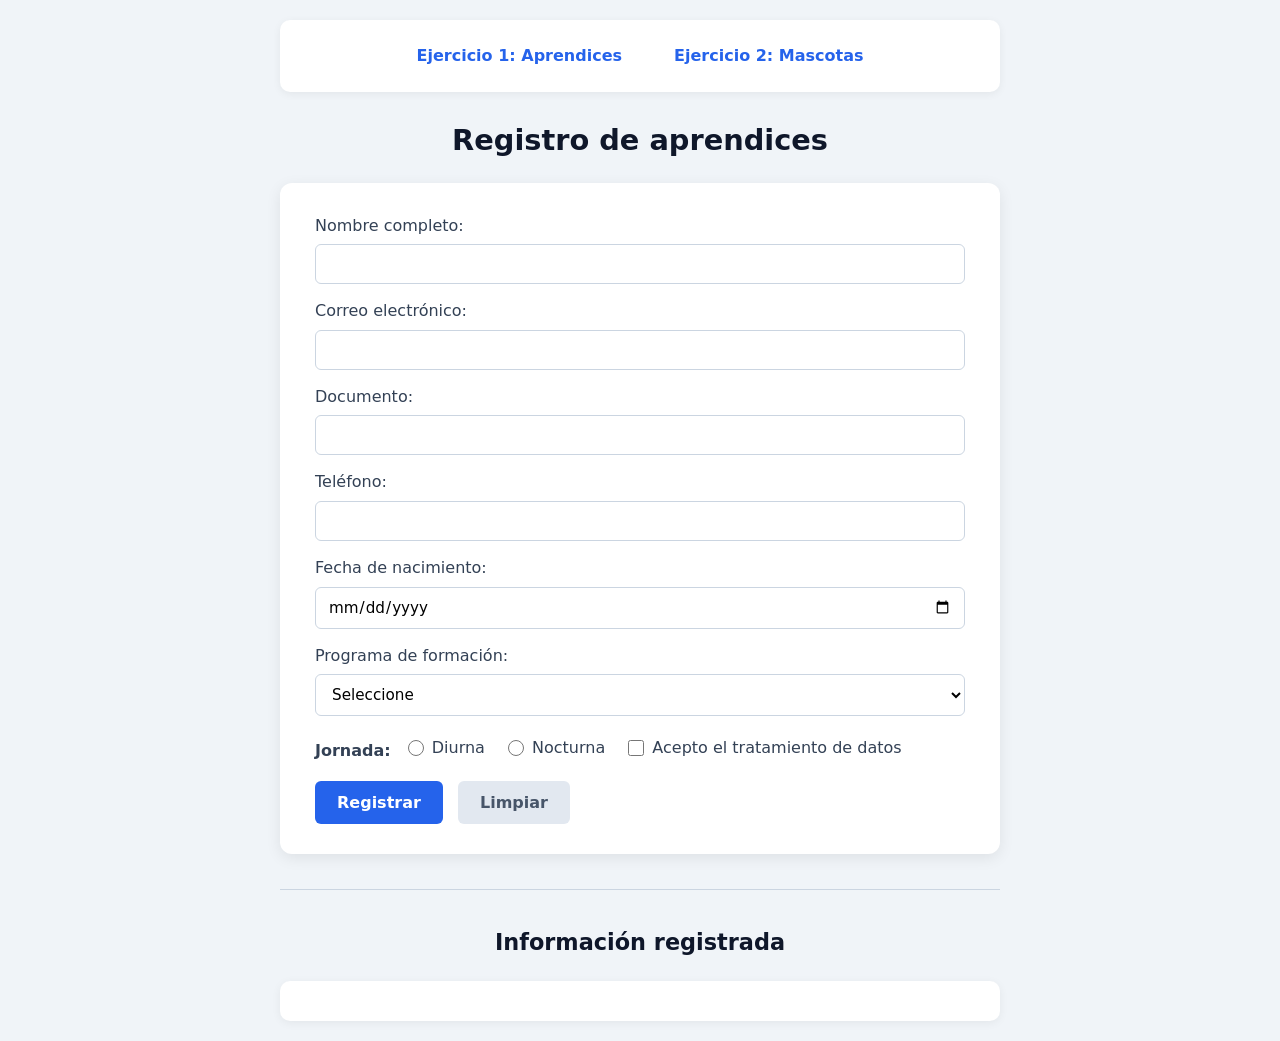
<file: index.html>
<!DOCTYPE html>
<html lang="es">
<head>
    <meta charset="UTF-8">
    <meta name="viewport" content="width=device-width, initial-scale=1.0">
    <title>Registro de aprendices</title>
    <link rel="stylesheet" href="style.css">
</head>
<body>
    <nav>
        <a href="index.html">Ejercicio 1: Aprendices</a>
        <a href="ejercicio2.html">Ejercicio 2: Mascotas</a>
    </nav>

    <h1>Registro de aprendices</h1>

    <form id="formulario">
        <label>Nombre completo:
            <input type="text" name="nombre" required>
        </label>
        <br><br>

        <label>Correo electrónico:
            <input type="email" name="correo" required>
        </label>
        <br><br>

        <label>Documento:
            <input type="number" name="documento" required>
        </label>
        <br><br>

        <label>Teléfono:
            <input type="tel" name="telefono" required>
        </label>
        <br><br>

        <label>Fecha de nacimiento:
            <input type="date" name="fecha" required>
        </label>
        <br><br>

        <label>Programa de formación:
            <select name="programa" required>
                <option value="">Seleccione</option>
                <option value="ADSO">ADSO</option>
                <option value="Multimedia">Multimedia</option>
                <option value="Redes">Redes</option>
            </select>
        </label>
        <br><br>

        <span>Jornada:</span>
        <label><input type="radio" name="jornada" value="Diurna" required> Diurna</label>
        <label><input type="radio" name="jornada" value="Nocturna"> Nocturna</label>
        <br><br>

        <label>
            <input type="checkbox" name="acepta" required>
            Acepto el tratamiento de datos
        </label>
        <br><br>

        <button type="submit">Registrar</button>
        <button type="reset">Limpiar</button>
    </form>

    <hr>
    <h2>Información registrada</h2>
    <div id="resultado"></div>

    <script src="JS/app.js"></script>
</body>
</html>
</file>
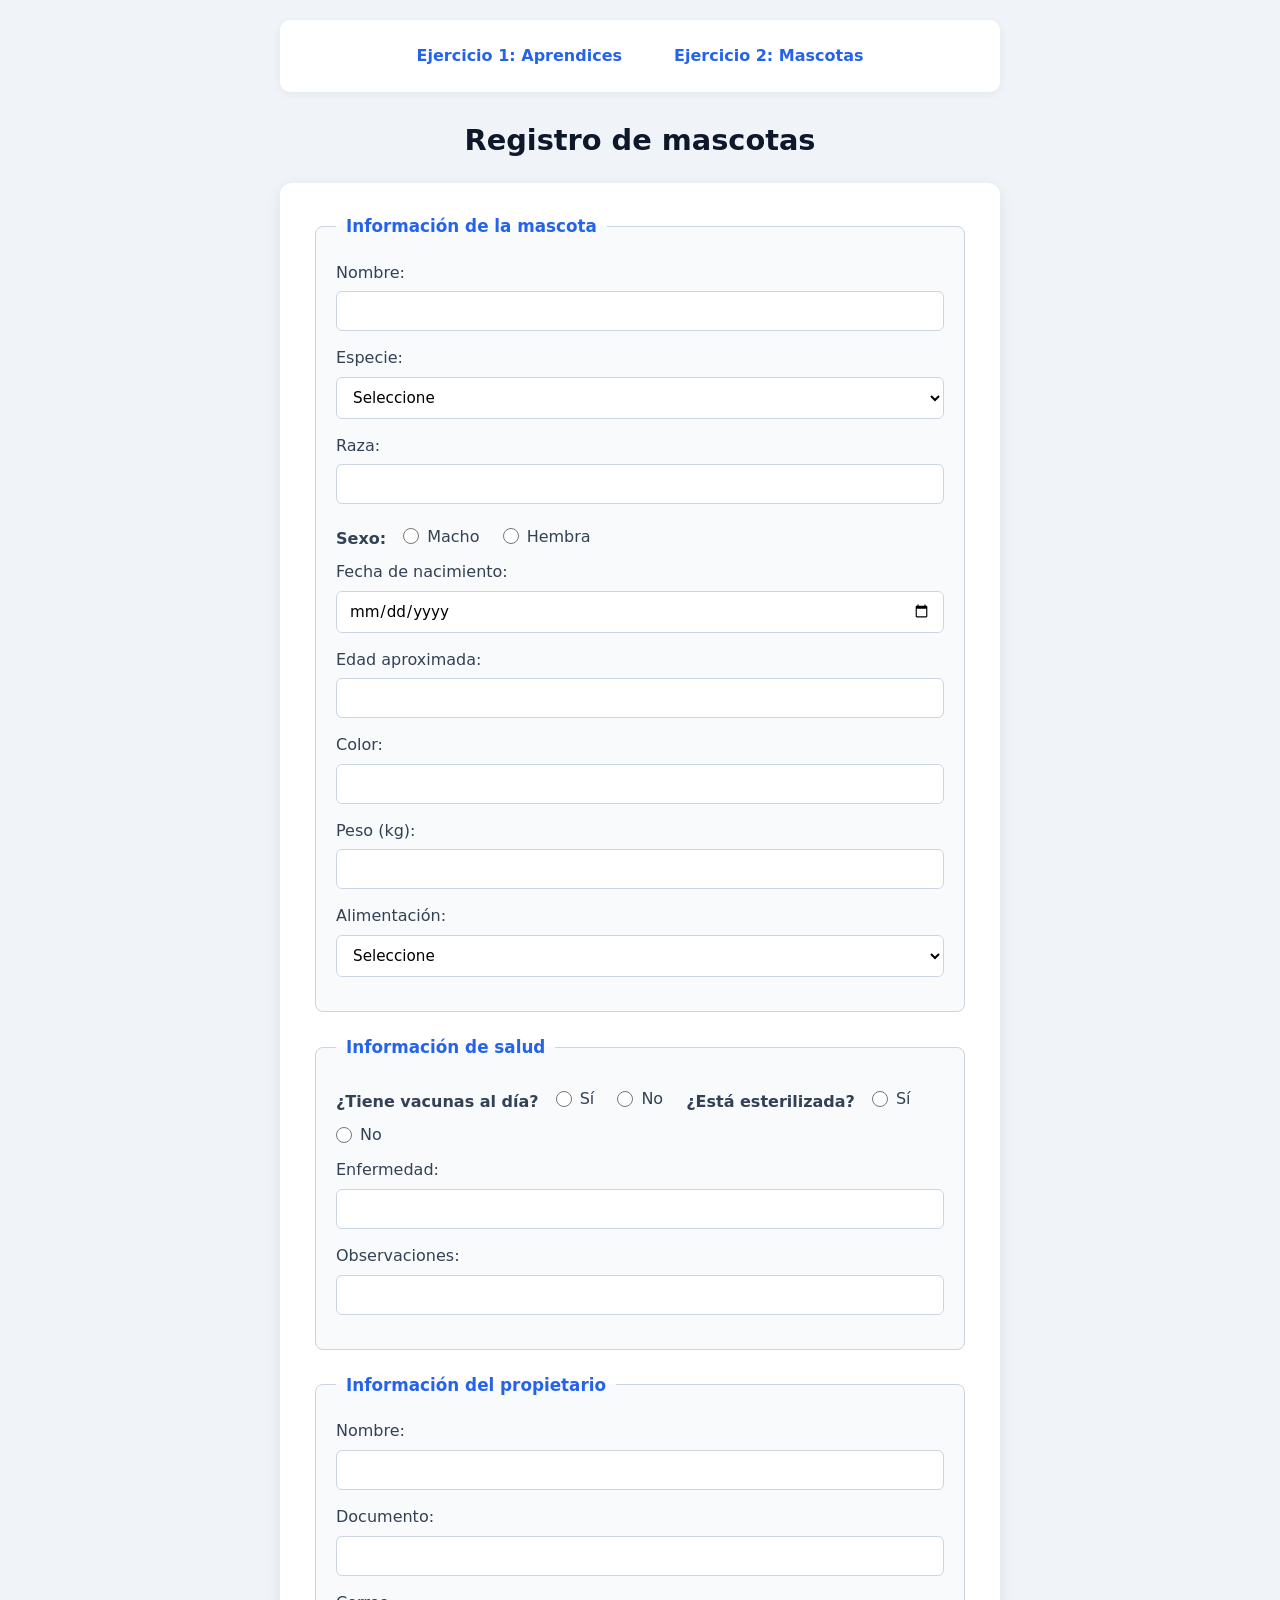
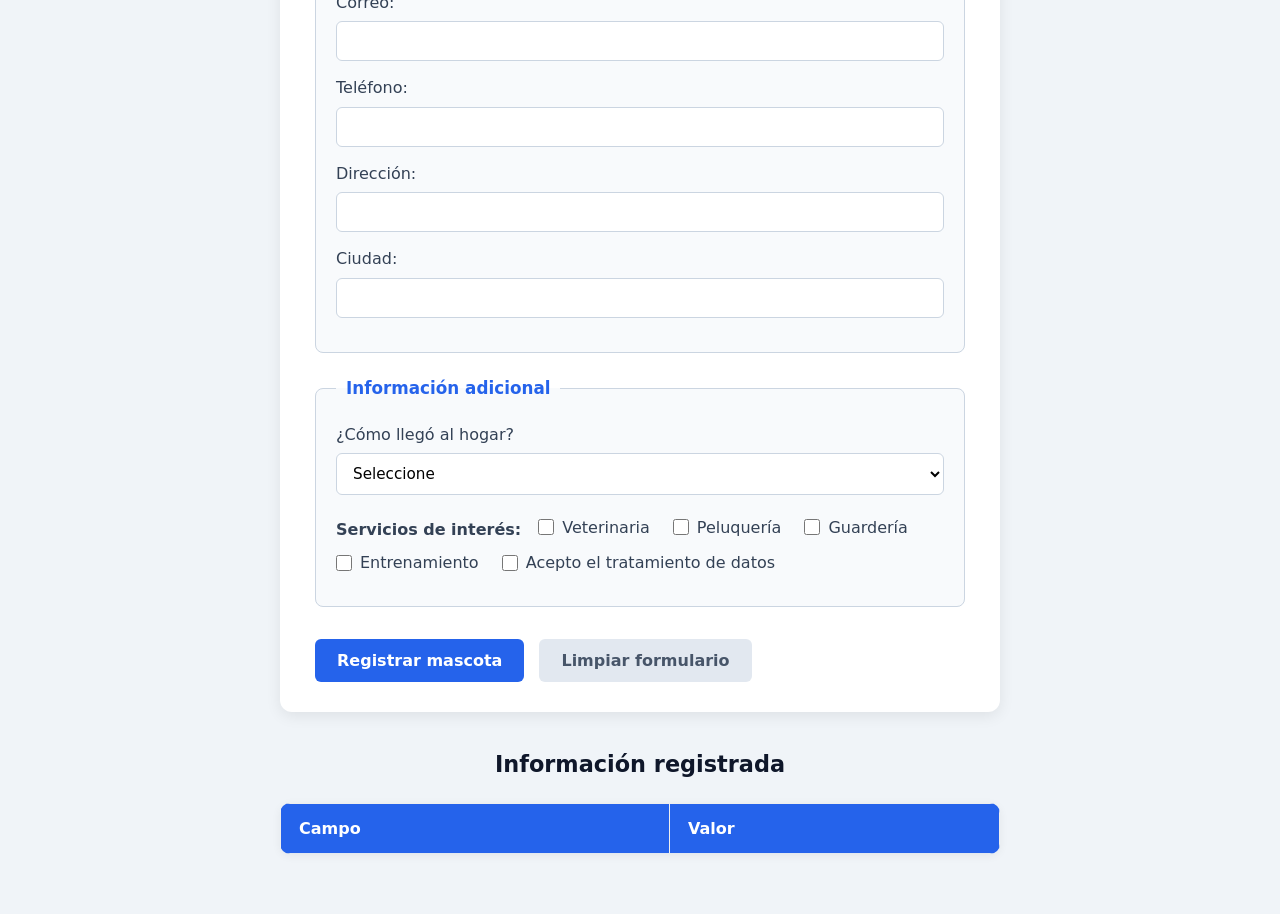
<file: ejercicio2.html>
<!DOCTYPE html>
<html lang="es">
<head>
    <meta charset="UTF-8">
    <meta name="viewport" content="width=device-width, initial-scale=1.0">
    <title>Registro de mascotas</title>
    <link rel="stylesheet" href="style.css">
</head>
<body>
    <nav>
        <a href="index.html">Ejercicio 1: Aprendices</a>
        <a href="ejercicio2.html">Ejercicio 2: Mascotas</a>
    </nav>

    <h1>Registro de mascotas</h1>

    <form id="formulario">
        <fieldset>
            <legend>Información de la mascota</legend>
            <label>Nombre:
                <input type="text" name="nombre" required>
            </label><br><br>
            <label>Especie:
                <select name="especie" required>
                    <option value="">Seleccione</option>
                    <option>Perro</option>
                    <option>Gato</option>
                    <option>Ave</option>
                    <option>Conejo</option>
                    <option>Otro</option>
                </select>
            </label><br><br>
            <label>Raza: <input type="text" name="raza"></label><br><br>
            <span>Sexo:</span>
            <label><input type="radio" name="sexo" value="Macho"> Macho</label>
            <label><input type="radio" name="sexo" value="Hembra"> Hembra</label><br><br>
            <label>Fecha de nacimiento: <input type="date" name="fechaNacimiento"></label><br><br>
            <label>Edad aproximada: <input type="number" name="edad" min="0"></label><br><br>
            <label>Color: <input type="text" name="color"></label><br><br>
            <label>Peso (kg): <input type="number" name="peso" min="0" step="0.1"></label><br><br>
            <label>Alimentación:
                <select name="alimentacion">
                    <option value="">Seleccione</option>
                    <option>Concentrado</option>
                    <option>Natural</option>
                    <option>Mixta</option>
                </select>
            </label>
        </fieldset>

        <fieldset>
            <legend>Información de salud</legend>
            <span>¿Tiene vacunas al día?</span>
            <label><input type="radio" name="vacunas" value="Sí"> Sí</label>
            <label><input type="radio" name="vacunas" value="No"> No</label><br><br>
            <span>¿Está esterilizada?</span>
            <label><input type="radio" name="esterilizada" value="Sí"> Sí</label>
            <label><input type="radio" name="esterilizada" value="No"> No</label><br><br>
            <label>Enfermedad: <input type="text" name="enfermedad"></label><br><br>
            <label>Observaciones: <input type="text" name="observaciones"></label>
        </fieldset>

        <fieldset>
            <legend>Información del propietario</legend>
            <label>Nombre: <input type="text" name="propietario" required></label><br><br>
            <label>Documento: <input type="number" name="documento"></label><br><br>
            <label>Correo: <input type="email" name="correo" required></label><br><br>
            <label>Teléfono: <input type="tel" name="telefono"></label><br><br>
            <label>Dirección: <input type="text" name="direccion"></label><br><br>
            <label>Ciudad: <input type="text" name="ciudad"></label>
        </fieldset>

        <fieldset>
            <legend>Información adicional</legend>
            <label>¿Cómo llegó al hogar?
                <select name="origen">
                    <option value="">Seleccione</option>
                    <option>Adopción</option>
                    <option>Compra</option>
                    <option>Regalo</option>
                    <option>Rescate</option>
                </select>
            </label><br><br>
            <span>Servicios de interés:</span><br>
            <label><input type="checkbox" name="servicios" value="Veterinaria"> Veterinaria</label><br>
            <label><input type="checkbox" name="servicios" value="Peluquería"> Peluquería</label><br>
            <label><input type="checkbox" name="servicios" value="Guardería"> Guardería</label><br>
            <label><input type="checkbox" name="servicios" value="Entrenamiento"> Entrenamiento</label><br><br>
            <label>
                <input type="checkbox" name="acepta" value="Sí" required>
                Acepto el tratamiento de datos
            </label>
        </fieldset>

        <br>
        <button type="submit">Registrar mascota</button>
        <button type="reset">Limpiar formulario</button>
    </form>

    <h2>Información registrada</h2>
    <table border="1">
        <thead><tr><th>Campo</th><th>Valor</th></tr></thead>
        <tbody id="resultado"></tbody>
    </table>

    <script src="JS/app2.js"></script>
</body>
</html>
</file>
<file: style.css>
/* === Estilos Generales === */
* {
    box-sizing: border-box;
    margin: 0;
    padding: 0;
    font-family: 'Segoe UI', system-ui, -apple-system, sans-serif;
}

body {
    background-color: #f0f4f8;
    color: #1e293b;
    line-height: 1.6;
    padding: 20px;
}

/* === Navegación === */
nav {
    max-width: 720px;
    margin: 0 auto 25px auto;
    background-color: #ffffff;
    padding: 15px 25px;
    border-radius: 10px;
    box-shadow: 0 2px 8px rgba(0, 0, 0, 0.06);
    display: flex;
    gap: 20px;
    justify-content: center;
}

nav a {
    text-decoration: none;
    color: #2563eb;
    font-weight: 600;
    padding: 8px 16px;
    border-radius: 6px;
    transition: background-color 0.2s, color 0.2s;
}

nav a:hover {
    background-color: #eff6ff;
    color: #1d4ed8;
}

/* === Títulos === */
h1, h2 {
    text-align: center;
    color: #0f172a;
    margin-bottom: 20px;
}

h1 {
    font-size: 1.8rem;
}

h2 {
    font-size: 1.4rem;
    margin-top: 35px;
}

/* === Contenedor del Formulario === */
form {
    max-width: 720px;
    margin: 0 auto;
    background-color: #ffffff;
    padding: 30px 35px;
    border-radius: 12px;
    box-shadow: 0 4px 15px rgba(0, 0, 0, 0.08);
}

/* Ocultamos los <br> innecesarios dentro del form para controlar el espacio con CSS */
form br {
    display: none;
}

/* === Fieldsets (Ejercicio 2) === */
fieldset {
    border: 1px solid #cbd5e1;
    border-radius: 8px;
    padding: 20px;
    margin-bottom: 22px;
    background-color: #f8fafc;
}

legend {
    font-weight: 700;
    color: #2563eb;
    padding: 0 10px;
    font-size: 1.05rem;
}

/* === Etiquetas y Campos === */
label {
    display: block;
    margin-bottom: 14px;
    font-weight: 500;
    color: #334155;
}

span {
    display: inline-block;
    font-weight: 600;
    color: #334155;
    margin-top: 8px;
    margin-bottom: 6px;
    margin-right: 12px;
}

input[type="text"],
input[type="email"],
input[type="number"],
input[type="tel"],
input[type="date"],
select {
    display: block;
    width: 100%;
    padding: 10px 12px;
    margin-top: 6px;
    border: 1px solid #cbd5e1;
    border-radius: 6px;
    font-size: 0.95rem;
    background-color: #ffffff;
    transition: border-color 0.2s, box-shadow 0.2s;
}

input:focus,
select:focus {
    outline: none;
    border-color: #2563eb;
    box-shadow: 0 0 0 3px rgba(37, 99, 235, 0.15);
}

/* === Radio buttons y Checkboxes === */
label:has(input[type="radio"]),
label:has(input[type="checkbox"]) {
    display: inline-flex;
    align-items: center;
    gap: 8px;
    margin-right: 18px;
    margin-bottom: 10px;
    cursor: pointer;
    font-weight: 400;
}

input[type="radio"],
input[type="checkbox"] {
    width: 16px;
    height: 16px;
    accent-color: #2563eb;
    cursor: pointer;
}

/* === Botones === */
button {
    padding: 12px 22px;
    border: none;
    border-radius: 6px;
    font-size: 1rem;
    font-weight: 600;
    cursor: pointer;
    margin-top: 10px;
    margin-right: 10px;
    transition: background-color 0.2s, transform 0.1s;
}

button:active {
    transform: scale(0.98);
}

button[type="submit"] {
    background-color: #2563eb;
    color: #ffffff;
}

button[type="submit"]:hover {
    background-color: #1d4ed8;
}

button[type="reset"] {
    background-color: #e2e8f0;
    color: #475569;
}

button[type="reset"]:hover {
    background-color: #cbd5e1;
    color: #1e293b;
}

/* === Separador HR (Ejercicio 1) === */
hr {
    max-width: 720px;
    margin: 35px auto 0 auto;
    border: 0;
    border-top: 1px solid #cbd5e1;
}

/* === Resultados Ejercicio 1 (div#resultado) === */
div#resultado {
    max-width: 720px;
    margin: 0 auto;
    background-color: #ffffff;
    padding: 20px 30px;
    border-radius: 10px;
    box-shadow: 0 2px 10px rgba(0, 0, 0, 0.06);
}

div#resultado p {
    padding: 8px 0;
    border-bottom: 1px solid #f1f5f9;
    text-transform: capitalize;
}

div#resultado p:last-child {
    border-bottom: none;
}

/* === Resultados Ejercicio 2 (Tabla) === */
table {
    width: 100%;
    max-width: 720px;
    margin: 0 auto 40px auto;
    border-collapse: collapse;
    background-color: #ffffff;
    border-radius: 10px;
    overflow: hidden;
    box-shadow: 0 2px 10px rgba(0, 0, 0, 0.06);
    border: none;
}

th, td {
    padding: 12px 18px;
    text-align: left;
    border-bottom: 1px solid #e2e8f0;
}

th {
    background-color: #2563eb;
    color: #ffffff;
    font-weight: 600;
}

tbody tr:nth-child(even) {
    background-color: #f8fafc;
}

tbody tr:hover {
    background-color: #eff6ff;
}

td:first-child {
    font-weight: 600;
    text-transform: capitalize;
    color: #334155;
    width: 40%;
}
</file>
